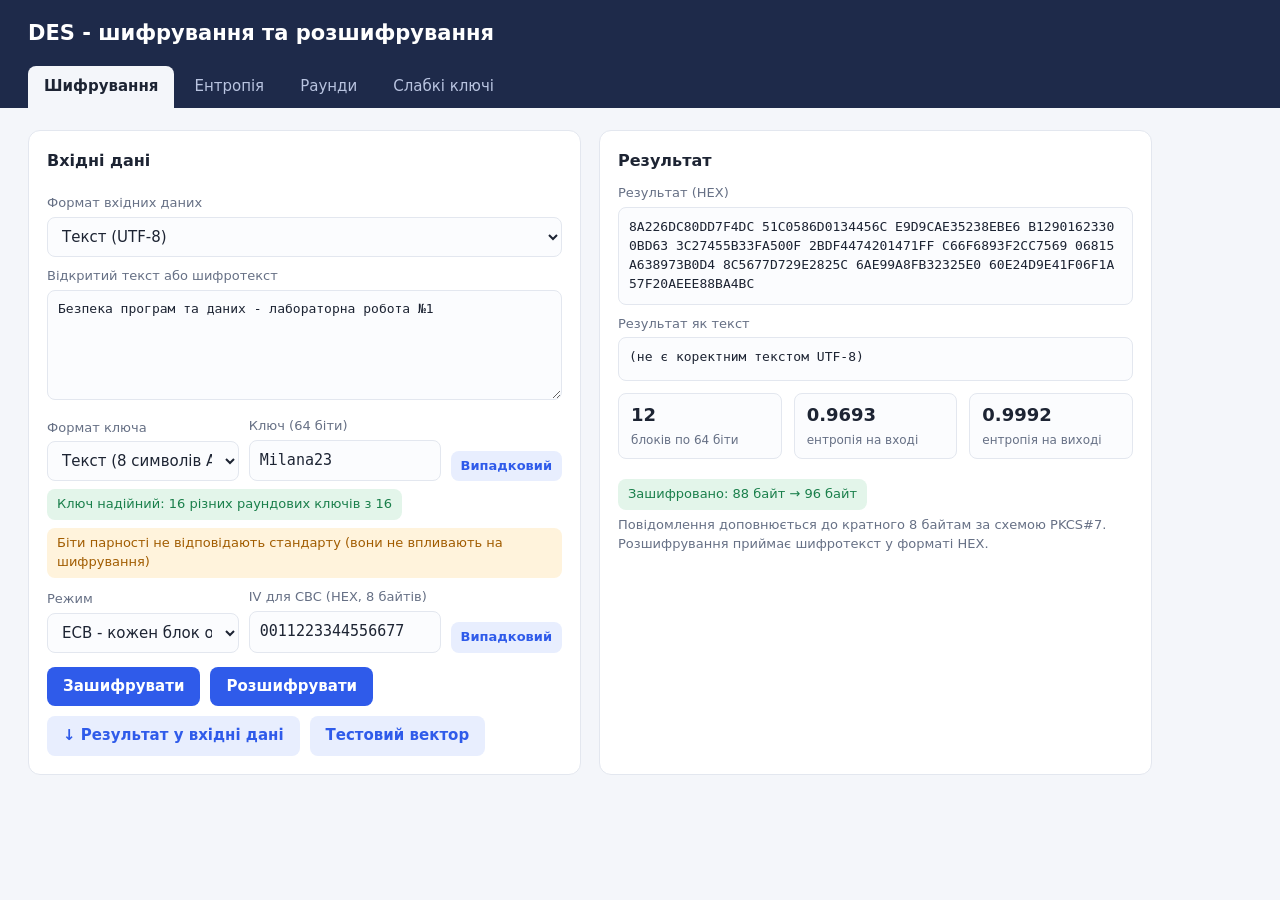
<file: Lab1/index.html>
<!doctype html>
<html lang="uk">
<head>
<meta charset="utf-8">
<meta name="viewport" content="width=device-width, initial-scale=1">
<title>DES - шифрування та розшифрування</title>
<link rel="stylesheet" href="styles.css">
</head>
<body>
<header>
  <h1>DES - шифрування та розшифрування</h1>
</header>
<nav>
  <button data-tab="crypt" class="active">Шифрування</button>
  <button data-tab="entropy">Ентропія</button>
  <button data-tab="rounds">Раунди</button>
  <button data-tab="weak">Слабкі ключі</button>
</nav>

<main>
  <!-- ===== Вкладка «Шифрування» ===== -->
  <section id="crypt" class="tab active">
    <div class="grid">
      <div class="card">
        <h2>Вхідні дані</h2>
        <div class="row">
          <div>
            <label for="inFormat">Формат вхідних даних</label>
            <select id="inFormat">
              <option value="text">Текст (UTF-8)</option>
              <option value="hex">HEX</option>
            </select>
          </div>
        </div>
        <label for="input">Відкритий текст або шифротекст</label>
        <textarea id="input">Безпека програм та даних - лабораторна робота №1</textarea>

        <div class="row">
          <div>
            <label for="keyFormat">Формат ключа</label>
            <select id="keyFormat">
              <option value="text">Текст (8 символів ASCII)</option>
              <option value="hex">HEX (16 цифр)</option>
            </select>
          </div>
          <div>
            <label for="key">Ключ (64 біти)</label>
            <input id="key" type="text" class="mono" value="Milana23">
          </div>
          <div class="narrow"><button class="btn small" id="genKey">Випадковий</button></div>
        </div>
        <div id="keyStatus"></div>

        <div class="row">
          <div>
            <label for="mode">Режим</label>
            <select id="mode">
              <option value="ECB">ECB - кожен блок окремо</option>
              <option value="CBC">CBC - зчеплення блоків</option>
            </select>
          </div>
          <div>
            <label for="iv">IV для CBC (HEX, 8 байтів)</label>
            <input id="iv" type="text" class="mono" value="0011223344556677">
          </div>
          <div class="narrow"><button class="btn small" id="genIv">Випадковий</button></div>
        </div>

        <div class="actions">
          <button class="btn primary" id="encrypt">Зашифрувати</button>
          <button class="btn primary" id="decrypt">Розшифрувати</button>
          <button class="btn" id="swap">↓ Результат у вхідні дані</button>
          <button class="btn" id="testVector">Тестовий вектор</button>
        </div>
      </div>

      <div class="card">
        <h2>Результат</h2>
        <label>Результат (HEX)</label>
        <div class="out" id="outHex">-</div>
        <label>Результат як текст</label>
        <div class="out" id="outText">-</div>
        <div class="stats">
          <div class="stat"><b id="stBlocks">-</b><span>блоків по 64 біти</span></div>
          <div class="stat"><b id="stInH">-</b><span>ентропія на вході</span></div>
          <div class="stat"><b id="stOutH">-</b><span>ентропія на виході</span></div>
        </div>
        <div id="message" class="msg"></div>
        <p class="hint">Повідомлення доповнюється до кратного 8 байтам за схемою PKCS#7. Розшифрування приймає шифротекст у форматі HEX.</p>
      </div>
    </div>
  </section>

  <!-- ===== Вкладка «Ентропія» ===== -->
  <section id="entropy" class="tab">
    <div class="card">
      <h2>Ентропія появи одиничного біта на кожному етапі</h2>
      <p class="hint">H = −p·log₂p − (1−p)·log₂(1−p), де p - частка бітів, що дорівнюють 1, у блоці L‖R. Максимум H = 1 біт досягається при p = 0,5.</p>
      <div class="row" style="margin-top:8px">
        <div>
          <label for="entropyScope">Дані для розрахунку</label>
          <select id="entropyScope"></select>
        </div>
      </div>
      <div id="chart" style="margin-top:14px"></div>
      <div class="scroll"><table id="entropyTable"></table></div>
    </div>
  </section>

  <!-- ===== Вкладка «Раунди» ===== -->
  <section id="rounds" class="tab">
    <div class="card">
      <h2>Покрокове трасування мережі Фейстеля</h2>
      <div class="row">
        <div><label for="roundBlock">Блок</label><select id="roundBlock"></select></div>
      </div>
      <div id="roundHead" class="hint" style="margin-top:10px"></div>
      <div class="scroll" style="margin-top:10px"><table id="roundTable"></table></div>
    </div>
    <div class="card" style="margin-top:18px">
      <h2>Раундові ключі</h2>
      <div id="subkeyHead" class="hint"></div>
      <div class="scroll" style="margin-top:10px"><table id="subkeyTable"></table></div>
    </div>
  </section>

  <!-- ===== Вкладка «Слабкі ключі» ===== -->
  <section id="weak" class="tab">
    <div class="grid">
      <div class="card">
        <h2>Перевірка ключа</h2>
        <label for="checkHex">Ключ (HEX, 16 цифр)</label>
        <div class="row">
          <div><input id="checkHex" type="text" class="mono" value="0101010101010101"></div>
          <div class="narrow"><button class="btn primary" id="checkBtn">Перевірити</button></div>
        </div>
        <div id="checkResult"></div>
        <div id="doubleResult" class="out" style="margin-top:12px">-</div>
        <p class="hint">Для слабкого ключа повторне шифрування тим самим ключем повертає відкритий текст. Для напівслабкого - шифрування парним ключем.</p>
      </div>
      <div class="card">
        <h2>Відомі слабкі та напівслабкі ключі</h2>
        <div class="scroll"><table id="weakTable"></table></div>
      </div>
    </div>
  </section>
</main>

<script src="des.js"></script>
<script src="app.js"></script>
</body>
</html>
</file>
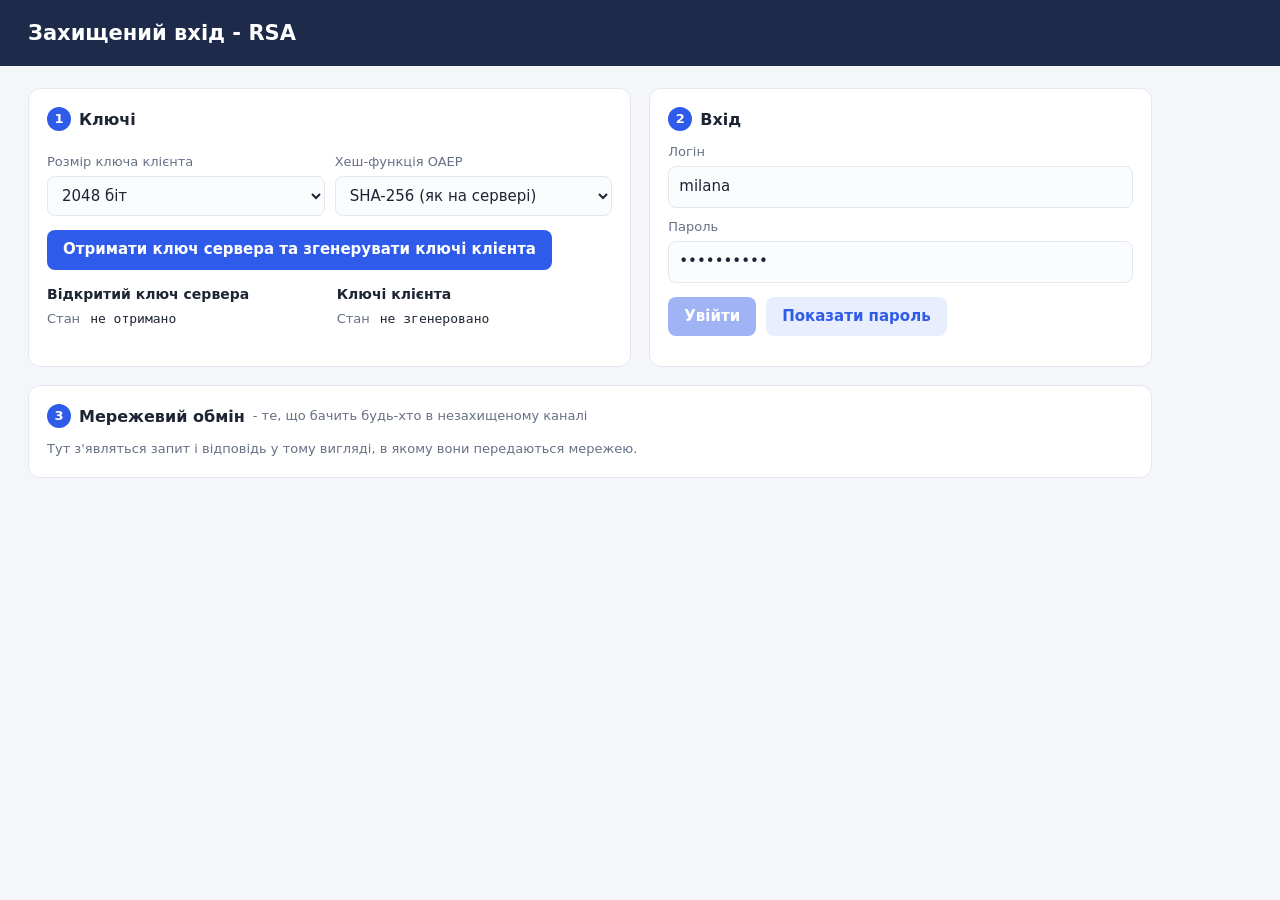
<file: Lab2/client/index.html>
<!doctype html>
<html lang="uk">
<head>
<meta charset="utf-8">
<meta name="viewport" content="width=device-width, initial-scale=1">
<title>Захищений вхід - RSA</title>
<link rel="stylesheet" href="styles.css">
</head>
<body>
<header>
  <h1>Захищений вхід - RSA</h1>
</header>

<main>
  <div class="grid">
    <section class="card">
      <h2><span class="step">1</span> Ключі</h2>
      <div class="row">
        <div>
          <label for="keySize">Розмір ключа клієнта</label>
          <select id="keySize">
            <option value="2048">2048 біт</option>
            <option value="3072">3072 біти</option>
            <option value="4096">4096 біт</option>
          </select>
        </div>
        <div>
          <label for="oaepHash">Хеш-функція OAEP</label>
          <select id="oaepHash">
            <option value="SHA-256">SHA-256 (як на сервері)</option>
            <option value="SHA-1">SHA-1 (несумісно з сервером)</option>
          </select>
        </div>
      </div>
      <div class="actions">
        <button class="btn primary" id="prepareKeys">Отримати ключ сервера та згенерувати ключі клієнта</button>
      </div>
      <div id="keyStatus" class="msg"></div>
      <div class="keys">
        <div>
          <h3>Відкритий ключ сервера</h3>
          <dl id="serverKey"><dt>Стан</dt><dd>не отримано</dd></dl>
        </div>
        <div>
          <h3>Ключі клієнта</h3>
          <dl id="clientKey"><dt>Стан</dt><dd>не згенеровано</dd></dl>
        </div>
      </div>
    </section>

    <section class="card">
      <h2><span class="step">2</span> Вхід</h2>
      <label for="login">Логін</label>
      <input id="login" type="text" value="milana" autocomplete="username">
      <label for="password">Пароль</label>
      <input id="password" type="password" value="Secret123!" autocomplete="current-password">
      <div class="actions">
        <button class="btn primary" id="send" disabled>Увійти</button>
        <button class="btn" id="showPassword">Показати пароль</button>
      </div>
      <div id="result" class="msg"></div>
      <dl id="response" class="response"></dl>
    </section>
  </div>

  <section class="card wide">
    <h2><span class="step">3</span> Мережевий обмін <span class="sub">- те, що бачить будь-хто в незахищеному каналі</span></h2>
    <div id="traffic" class="traffic"><p class="hint">Тут з'являться запит і відповідь у тому вигляді, в якому вони передаються мережею.</p></div>
  </section>
</main>

<script src="rsa-client.js"></script>
<script src="app.js"></script>
</body>
</html>
</file>
<file: Lab1/styles.css>
:root {
  --bg: #f4f6fa;
  --card: #fff;
  --text: #1d2433;
  --muted: #667085;
  --line: #e3e7ef;
  --accent: #2f5bea;
  --accent-soft: #e8eefe;
  --ok: #1a7f4b;
  --ok-soft: #e3f5ea;
  --warn: #a15c00;
  --warn-soft: #fff3dc;
  --bad: #c0262d;
  --bad-soft: #fde7e8;
  --mono: ui-monospace, "Cascadia Mono", Consolas, "DejaVu Sans Mono", monospace;
}

* {
  box-sizing: border-box;
}

body {
  margin: 0;
  background: var(--bg);
  color: var(--text);
  font: 15px/1.45 "Segoe UI", system-ui, sans-serif;
}

header {
  background: #1e2a4a;
  color: #fff;
  padding: 18px 28px;
}

header h1 {
  margin: 0;
  font-size: 21px;
}

nav {
  display: flex;
  gap: 4px;
  padding: 0 28px;
  background: #1e2a4a;
}

nav button {
  background: none;
  border: 0;
  color: #b9c4e0;
  padding: 10px 16px;
  font: inherit;
  cursor: pointer;
  border-radius: 8px 8px 0 0;
}

nav button.active {
  background: var(--bg);
  color: var(--text);
  font-weight: 600;
}

main {
  padding: 22px 28px 40px;
  max-width: 1180px;
}

.tab {
  display: none;
}

.tab.active {
  display: block;
}

.grid {
  display: grid;
  grid-template-columns: 1fr 1fr;
  gap: 18px;
}

.card {
  background: var(--card);
  border: 1px solid var(--line);
  border-radius: 12px;
  padding: 18px;
}

.card h2 {
  margin: 0 0 12px;
  font-size: 16px;
}

label {
  display: block;
  font-size: 13px;
  color: var(--muted);
  margin: 10px 0 4px;
}

textarea,
input[type=text],
select {
  width: 100%;
  border: 1px solid var(--line);
  border-radius: 8px;
  padding: 9px 10px;
  font: inherit;
  background: #fbfcfe;
  color: var(--text);
}

textarea {
  min-height: 110px;
  resize: vertical;
  font-family: var(--mono);
  font-size: 13px;
}

input.mono {
  font-family: var(--mono);
}

.row {
  display: flex;
  gap: 10px;
  align-items: end;
}

.row>* {
  flex: 1;
}

.row>.narrow {
  flex: 0 0 auto;
}

button.btn {
  border: 0;
  border-radius: 8px;
  padding: 9px 16px;
  font: inherit;
  cursor: pointer;
  background: var(--accent-soft);
  color: var(--accent);
  font-weight: 600;
}

button.btn.primary {
  background: var(--accent);
  color: #fff;
}

button.btn.small {
  padding: 6px 10px;
  font-size: 13px;
}

.actions {
  display: flex;
  gap: 10px;
  flex-wrap: wrap;
  margin-top: 14px;
}

.badge {
  display: inline-block;
  padding: 6px 10px;
  border-radius: 8px;
  font-size: 13px;
  margin-top: 8px;
}

.badge.ok {
  background: var(--ok-soft);
  color: var(--ok);
}

.badge.warn {
  background: var(--warn-soft);
  color: var(--warn);
}

.badge.bad {
  background: var(--bad-soft);
  color: var(--bad);
}

.out {
  font-family: var(--mono);
  font-size: 13px;
  background: #fbfcfe;
  border: 1px solid var(--line);
  border-radius: 8px;
  padding: 10px;
  min-height: 44px;
  word-break: break-all;
  white-space: pre-wrap;
}

.msg {
  margin-top: 12px;
}

.stats {
  display: flex;
  gap: 12px;
  margin-top: 12px;
  flex-wrap: wrap;
}

.stat {
  flex: 1;
  min-width: 120px;
  background: #fbfcfe;
  border: 1px solid var(--line);
  border-radius: 8px;
  padding: 8px 12px;
}

.stat b {
  display: block;
  font-size: 18px;
}

.stat span {
  font-size: 12px;
  color: var(--muted);
}

table {
  width: 100%;
  border-collapse: collapse;
  font-size: 13px;
}

th,
td {
  padding: 6px 8px;
  border-bottom: 1px solid var(--line);
  text-align: left;
}

th {
  color: var(--muted);
  font-weight: 600;
  background: #fbfcfe;
}

td.mono,
.mono {
  font-family: var(--mono);
}

.bar {
  height: 8px;
  background: var(--accent-soft);
  border-radius: 4px;
  overflow: hidden;
  min-width: 80px;
}

.bar i {
  display: block;
  height: 100%;
  background: var(--accent);
}

.hint {
  color: var(--muted);
  font-size: 13px;
  margin: 6px 0 0;
}

.scroll {
  overflow-x: auto;
}

svg text {
  font: 11px "Segoe UI", system-ui, sans-serif;
  fill: var(--muted);
}

@media (max-width: 860px) {
  .grid {
    grid-template-columns: 1fr;
  }

  main,
  header,
  nav {
    padding-left: 16px;
    padding-right: 16px;
  }
}
</file>
<file: Lab2/client/styles.css>
:root {
  --bg: #f4f6fa;
  --card: #fff;
  --text: #1d2433;
  --muted: #667085;
  --line: #e3e7ef;
  --accent: #2f5bea;
  --accent-soft: #e8eefe;
  --ok: #1a7f4b;
  --ok-soft: #e3f5ea;
  --bad: #c0262d;
  --bad-soft: #fde7e8;
  --mono: ui-monospace, "Cascadia Mono", Consolas, "DejaVu Sans Mono", monospace;
}

* {
  box-sizing: border-box;
}

body {
  margin: 0;
  background: var(--bg);
  color: var(--text);
  font: 15px/1.45 "Segoe UI", system-ui, sans-serif;
}

header {
  background: #1e2a4a;
  color: #fff;
  padding: 18px 28px;
}

header h1 {
  margin: 0;
  font-size: 21px;
}

main {
  padding: 22px 28px 40px;
  max-width: 1180px;
}

.grid {
  display: grid;
  grid-template-columns: 1.2fr 1fr;
  gap: 18px;
}

.card {
  background: var(--card);
  border: 1px solid var(--line);
  border-radius: 12px;
  padding: 18px;
  min-width: 0;
}

.card.wide {
  margin-top: 18px;
}

.card h2 {
  margin: 0 0 12px;
  font-size: 16px;
  display: flex;
  align-items: center;
  gap: 8px;
}

.card h3 {
  margin: 0 0 6px;
  font-size: 14px;
}

.sub {
  font-weight: 400;
  color: var(--muted);
  font-size: 13px;
}

.step {
  display: inline-grid;
  place-items: center;
  width: 24px;
  height: 24px;
  border-radius: 50%;
  background: var(--accent);
  color: #fff;
  font-size: 13px;
}

label {
  display: block;
  font-size: 13px;
  color: var(--muted);
  margin: 10px 0 4px;
}

input,
select {
  width: 100%;
  border: 1px solid var(--line);
  border-radius: 8px;
  padding: 9px 10px;
  font: inherit;
  background: #fbfcfe;
  color: var(--text);
}

.row {
  display: flex;
  gap: 10px;
}

.row>* {
  flex: 1;
}

.actions {
  display: flex;
  gap: 10px;
  flex-wrap: wrap;
  margin-top: 14px;
}

button.btn {
  border: 0;
  border-radius: 8px;
  padding: 9px 16px;
  font: inherit;
  cursor: pointer;
  background: var(--accent-soft);
  color: var(--accent);
  font-weight: 600;
}

button.btn.primary {
  background: var(--accent);
  color: #fff;
}

button.btn:disabled {
  opacity: .45;
  cursor: not-allowed;
}

.msg {
  margin-top: 12px;
}

.badge {
  display: inline-block;
  padding: 6px 10px;
  border-radius: 8px;
  font-size: 13px;
}

.badge.ok {
  background: var(--ok-soft);
  color: var(--ok);
}

.badge.bad {
  background: var(--bad-soft);
  color: var(--bad);
}

.badge.info {
  background: var(--accent-soft);
  color: var(--accent);
}

.keys {
  display: grid;
  grid-template-columns: 1fr 1fr;
  gap: 14px;
  margin-top: 14px;
}

dl {
  margin: 0;
  font-size: 13px;
  display: grid;
  grid-template-columns: auto 1fr;
  gap: 4px 10px;
}

dt {
  color: var(--muted);
}

dd {
  margin: 0;
  font-family: var(--mono);
  word-break: break-all;
}

.response {
  margin-top: 12px;
}

.traffic {
  display: grid;
  gap: 10px;
}

.packet {
  border: 1px solid var(--line);
  border-radius: 8px;
  overflow: hidden;
}

.packet h4 {
  margin: 0;
  padding: 6px 10px;
  font-size: 13px;
  background: #fbfcfe;
  border-bottom: 1px solid var(--line);
}

.packet pre {
  margin: 0;
  padding: 10px;
  font: 12px/1.4 var(--mono);
  white-space: pre-wrap;
  word-break: break-all;
  max-height: 260px;
  overflow: auto;
}

.hint {
  color: var(--muted);
  font-size: 13px;
  margin: 0;
}

@media (max-width: 860px) {

  .grid,
  .keys {
    grid-template-columns: 1fr;
  }

  main,
  header {
    padding-left: 16px;
    padding-right: 16px;
  }
}
</file>
